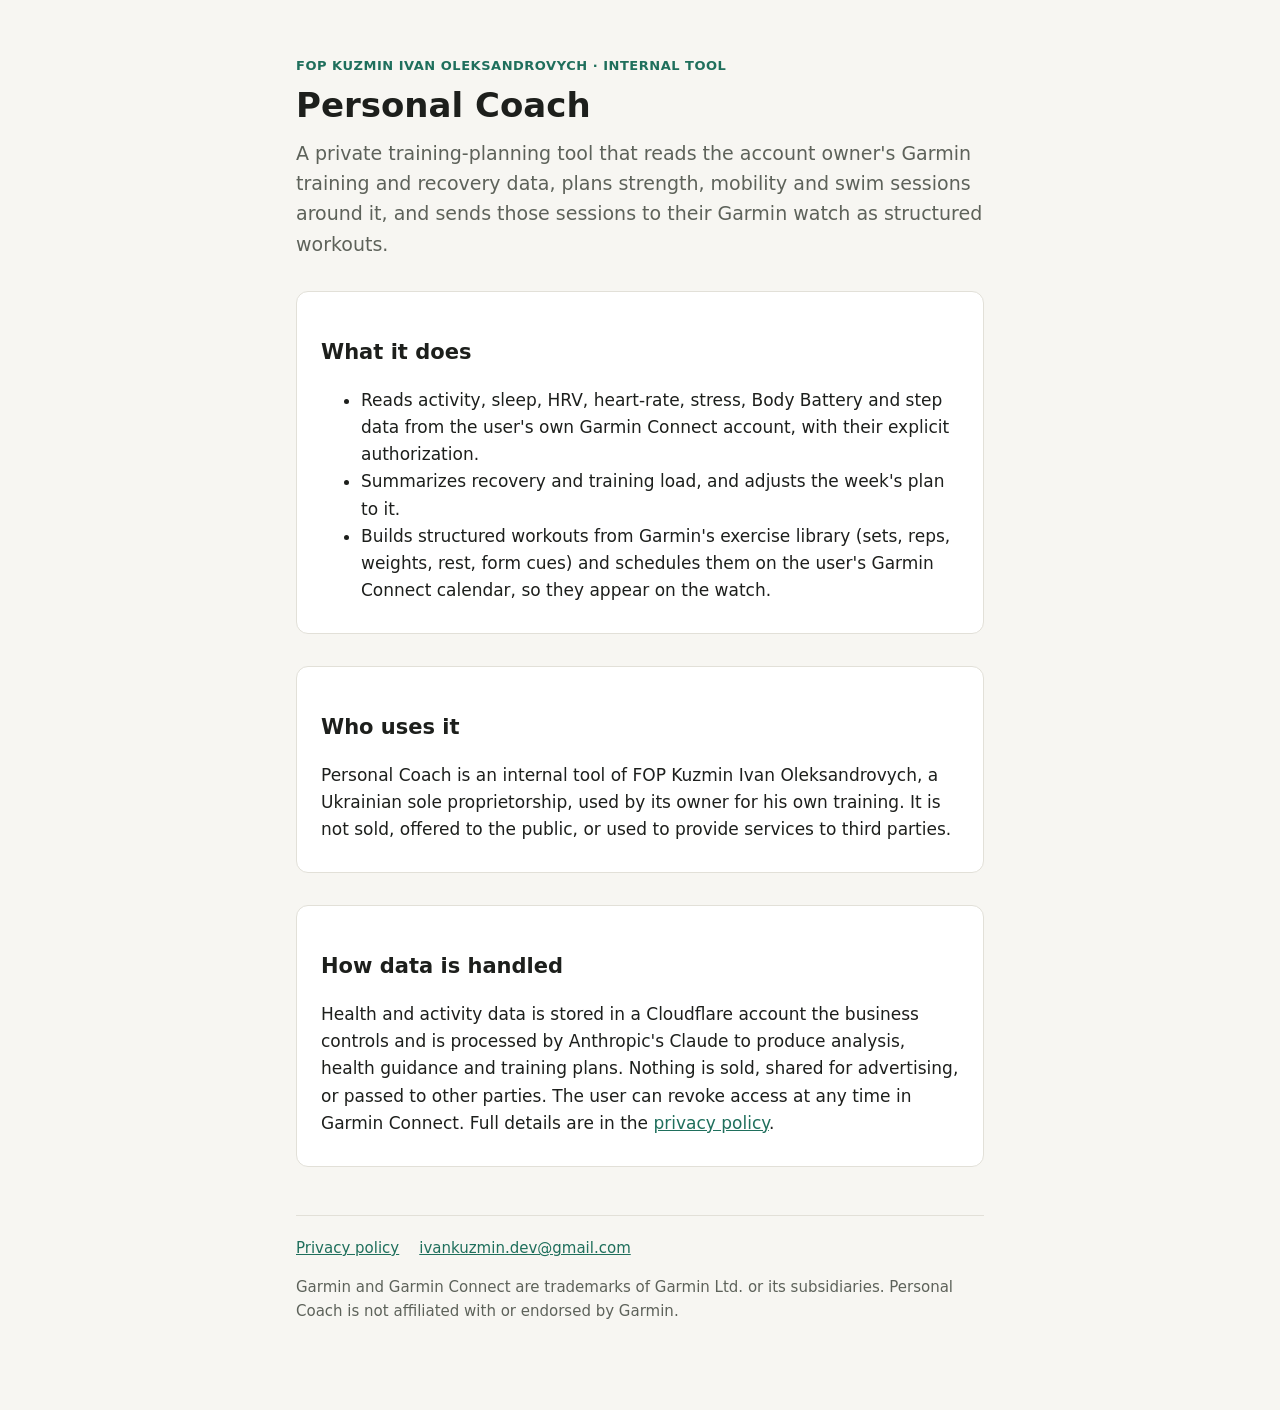
<file: index.html>
<!doctype html>
<html lang="en">
<head>
  <meta charset="utf-8">
  <meta name="viewport" content="width=device-width, initial-scale=1">
  <title>Personal Coach</title>
  <meta name="description" content="Internal training-planning tool by FOP Kuzmin Ivan Oleksandrovych that turns the account owner's Garmin data into structured workouts.">
  <link rel="stylesheet" href="style.css">
</head>
<body>
<main>
  <header>
    <p class="kicker">FOP Kuzmin Ivan Oleksandrovych · internal tool</p>
    <h1>Personal Coach</h1>
    <p class="lede">A private training-planning tool that reads the account owner's Garmin
      training and recovery data, plans strength, mobility and swim sessions around it, and
      sends those sessions to their Garmin watch as structured workouts.</p>
  </header>

  <section class="card">
    <h2>What it does</h2>
    <ul>
      <li>Reads activity, sleep, HRV, heart-rate, stress, Body Battery and step data from the
        user's own Garmin Connect account, with their explicit authorization.</li>
      <li>Summarizes recovery and training load, and adjusts the week's plan to it.</li>
      <li>Builds structured workouts from Garmin's exercise library (sets, reps, weights, rest,
        form cues) and schedules them on the user's Garmin Connect calendar, so they appear on
        the watch.</li>
    </ul>
  </section>

  <section class="card">
    <h2>Who uses it</h2>
    <p>Personal Coach is an internal tool of FOP Kuzmin Ivan Oleksandrovych, a Ukrainian sole
      proprietorship, used by its owner for his own training. It is not sold, offered to the
      public, or used to provide services to third parties.</p>
  </section>

  <section class="card">
    <h2>How data is handled</h2>
    <p>Health and activity data is stored in a Cloudflare account the business controls and is
      processed by Anthropic's Claude to produce analysis, health guidance and training plans.
      Nothing is sold, shared for advertising, or passed to other parties. The user can revoke
      access at any time in Garmin Connect. Full details are in the <a href="privacy.html">privacy policy</a>.</p>
  </section>

  <nav>
    <a href="privacy.html">Privacy policy</a>
    <a href="mailto:ivankuzmin.dev@gmail.com">ivankuzmin.dev@gmail.com</a>
  </nav>
  <p class="muted">Garmin and Garmin Connect are trademarks of Garmin Ltd. or its subsidiaries.
    Personal Coach is not affiliated with or endorsed by Garmin.</p>
</main>
</body>
</html>
</file>
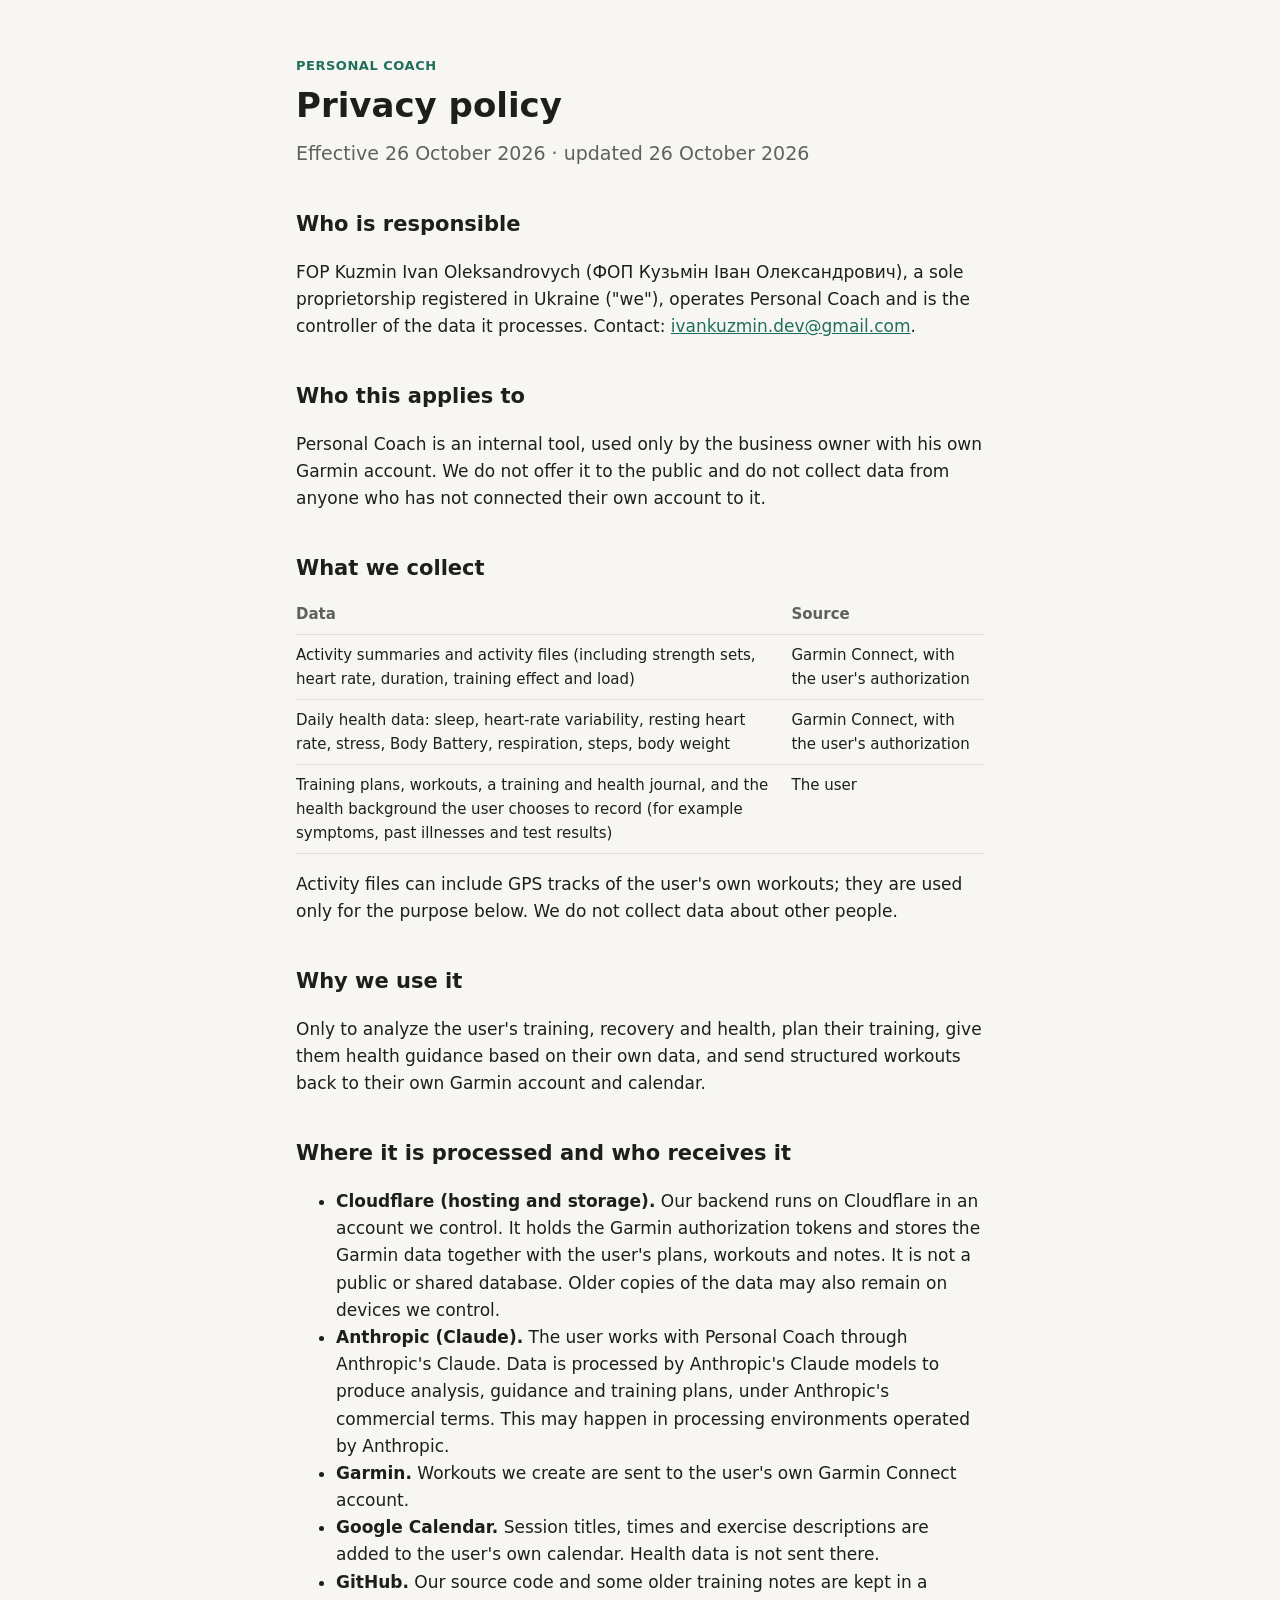
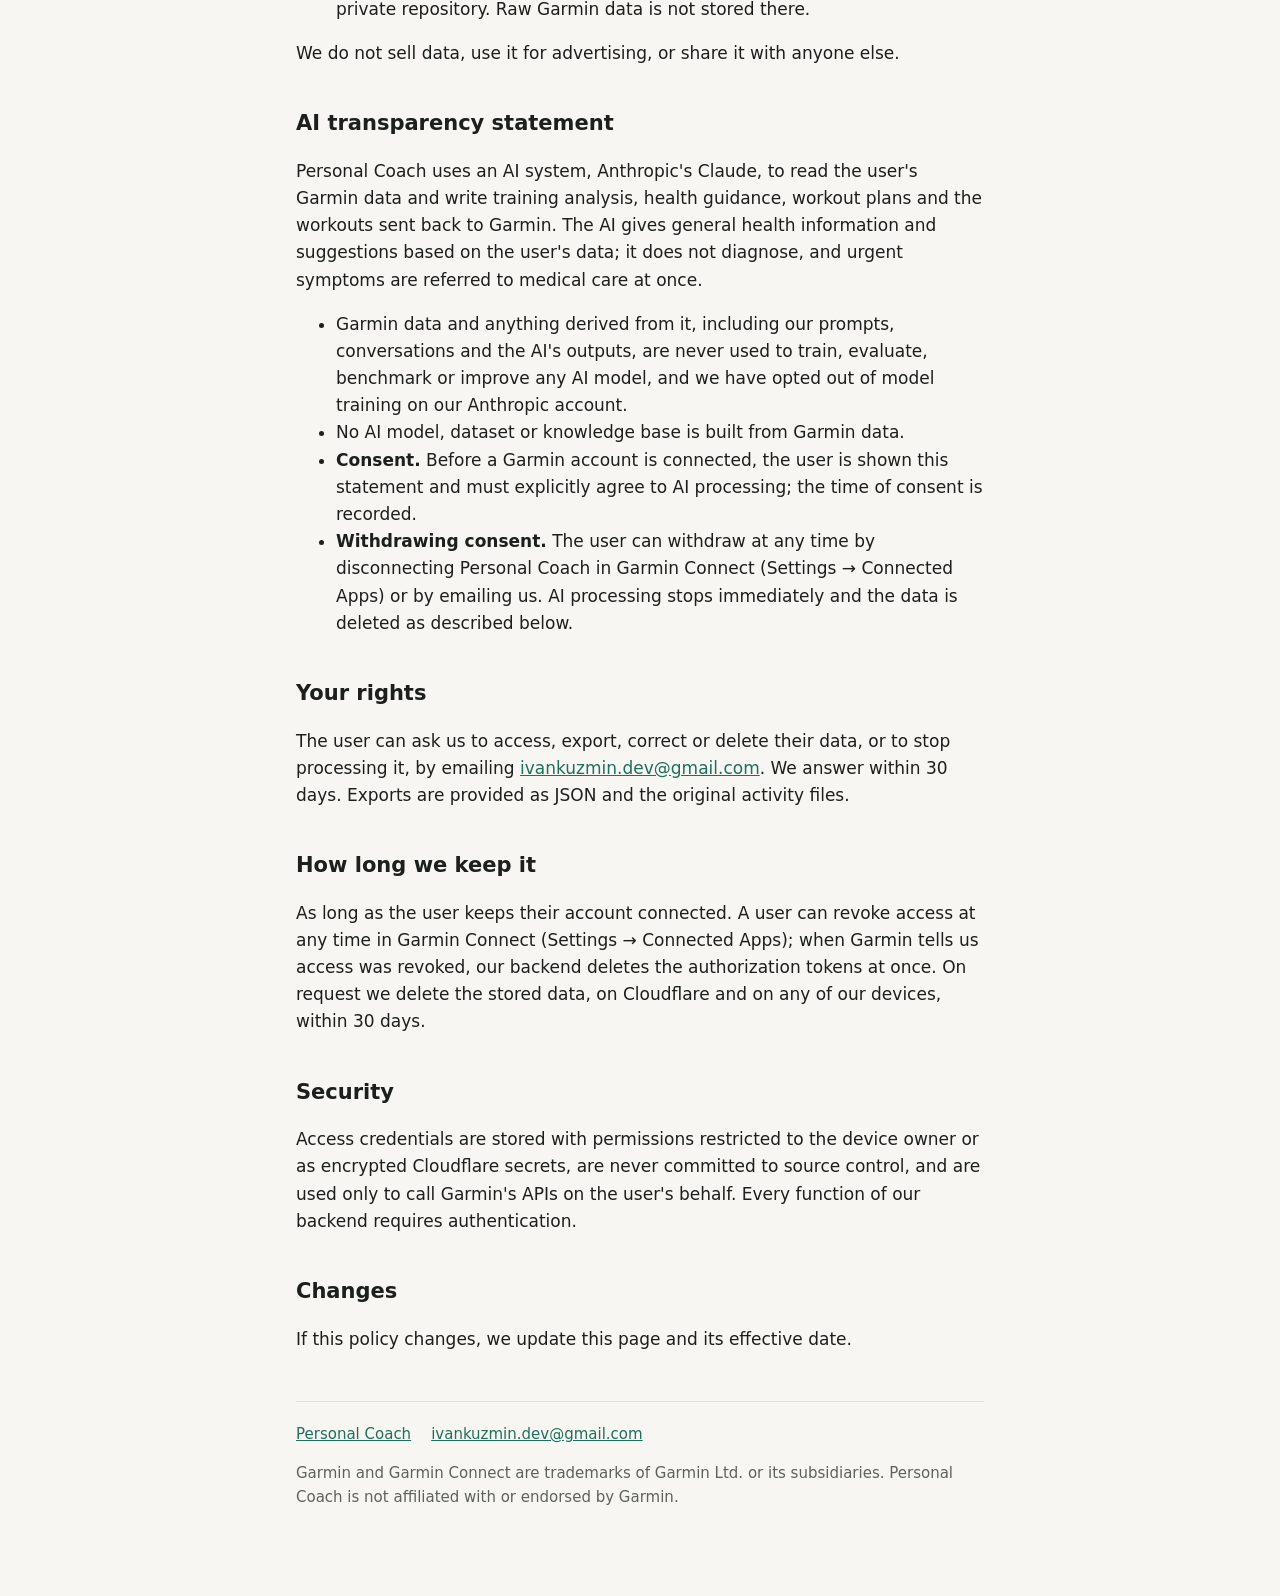
<file: privacy.html>
<!doctype html>
<html lang="en">
<head>
  <meta charset="utf-8">
  <meta name="viewport" content="width=device-width, initial-scale=1">
  <title>Personal Coach Privacy</title>
  <meta name="description" content="Privacy policy for Personal Coach, an internal training-planning tool by FOP Kuzmin Ivan Oleksandrovych.">
  <link rel="stylesheet" href="style.css">
</head>
<body>
<main>
  <header>
    <p class="kicker">Personal Coach</p>
    <h1>Privacy policy</h1>
    <p class="lede">Effective 26 October 2026 · updated 26 October 2026</p>
  </header>

  <h2>Who is responsible</h2>
  <p>FOP Kuzmin Ivan Oleksandrovych (ФОП Кузьмін Іван Олександрович), a sole proprietorship
    registered in Ukraine ("we"), operates Personal Coach and is the controller of the data it
    processes. Contact: <a href="mailto:ivankuzmin.dev@gmail.com">ivankuzmin.dev@gmail.com</a>.</p>

  <h2>Who this applies to</h2>
  <p>Personal Coach is an internal tool, used only by the business owner with his own Garmin
    account. We do not offer it to the public and do not collect data from anyone who has not
    connected their own account to it.</p>

  <h2>What we collect</h2>
  <table>
    <tr><th>Data</th><th>Source</th></tr>
    <tr><td>Activity summaries and activity files (including strength sets, heart rate, duration,
      training effect and load)</td><td>Garmin Connect, with the user's authorization</td></tr>
    <tr><td>Daily health data: sleep, heart-rate variability, resting heart rate, stress, Body
      Battery, respiration, steps, body weight</td><td>Garmin Connect, with the user's
      authorization</td></tr>
    <tr><td>Training plans, workouts, a training and health journal, and the health background
      the user chooses to record (for example symptoms, past illnesses and test results)</td>
      <td>The user</td></tr>
  </table>
  <p>Activity files can include GPS tracks of the user's own workouts; they are used only for
    the purpose below. We do not collect data about other people.</p>

  <h2>Why we use it</h2>
  <p>Only to analyze the user's training, recovery and health, plan their training, give them
    health guidance based on their own data, and send structured workouts back to their own
    Garmin account and calendar.</p>

  <h2>Where it is processed and who receives it</h2>
  <ul>
    <li><strong>Cloudflare (hosting and storage).</strong> Our backend runs on Cloudflare in an
      account we control. It holds the Garmin authorization tokens and stores the Garmin data
      together with the user's plans, workouts and notes. It is not a public or shared database.
      Older copies of the data may also remain on devices we control.</li>
    <li><strong>Anthropic (Claude).</strong> The user works with Personal Coach through Anthropic's
      Claude. Data is processed by Anthropic's Claude models to produce analysis, guidance and
      training plans, under Anthropic's commercial terms. This may happen in processing
      environments operated by Anthropic.</li>
    <li><strong>Garmin.</strong> Workouts we create are sent to the user's own Garmin Connect
      account.</li>
    <li><strong>Google Calendar.</strong> Session titles, times and exercise descriptions are added
      to the user's own calendar. Health data is not sent there.</li>
    <li><strong>GitHub.</strong> Our source code and some older training notes are kept in a
      private repository. Raw Garmin data is not stored there.</li>
  </ul>
  <p>We do not sell data, use it for advertising, or share it with anyone else.</p>

  <h2>AI transparency statement</h2>
  <p>Personal Coach uses an AI system, Anthropic's Claude, to read the user's Garmin data and
    write training analysis, health guidance, workout plans and the workouts sent back to Garmin.
    The AI gives general health information and suggestions based on the user's data; it does
    not diagnose, and urgent symptoms are referred to medical care at once.</p>
  <ul>
    <li>Garmin data and anything derived from it, including our prompts, conversations and the
      AI's outputs, are never used to train, evaluate, benchmark or improve any AI model, and we
      have opted out of model training on our Anthropic account.</li>
    <li>No AI model, dataset or knowledge base is built from Garmin data.</li>
    <li><strong>Consent.</strong> Before a Garmin account is connected, the user is shown this
      statement and must explicitly agree to AI processing; the time of consent is recorded.</li>
    <li><strong>Withdrawing consent.</strong> The user can withdraw at any time by disconnecting
      Personal Coach in Garmin Connect (Settings → Connected Apps) or by emailing us. AI processing
      stops immediately and the data is deleted as described below.</li>
  </ul>

  <h2>Your rights</h2>
  <p>The user can ask us to access, export, correct or delete their data, or to stop processing
    it, by emailing <a href="mailto:ivankuzmin.dev@gmail.com">ivankuzmin.dev@gmail.com</a>. We
    answer within 30 days. Exports are provided as JSON and the original activity files.</p>

  <h2>How long we keep it</h2>
  <p>As long as the user keeps their account connected. A user can revoke access at any time in
    Garmin Connect (Settings → Connected Apps); when Garmin tells us access was revoked, our
    backend deletes the authorization tokens at once. On request we delete the stored data,
    on Cloudflare and on any of our devices, within 30 days.</p>

  <h2>Security</h2>
  <p>Access credentials are stored with permissions restricted to the device owner or as
    encrypted Cloudflare secrets, are never committed to source control, and are used only to
    call Garmin's APIs on the user's behalf. Every function of our backend requires
    authentication.</p>

  <h2>Changes</h2>
  <p>If this policy changes, we update this page and its effective date.</p>

  <nav>
    <a href="index.html">Personal Coach</a>
    <a href="mailto:ivankuzmin.dev@gmail.com">ivankuzmin.dev@gmail.com</a>
  </nav>
  <p class="muted">Garmin and Garmin Connect are trademarks of Garmin Ltd. or its subsidiaries.
    Personal Coach is not affiliated with or endorsed by Garmin.</p>
</main>
</body>
</html>
</file>
<file: style.css>
:root {
  --bg: #f7f6f2;
  --surface: #ffffff;
  --text: #1d1f1c;
  --muted: #5d625a;
  --accent: #1f6f5c;
  --border: #e2e0d8;
}

@media (prefers-color-scheme: dark) {
  :root {
    --bg: #141614;
    --surface: #1c1f1c;
    --text: #e8e9e4;
    --muted: #a3a89f;
    --accent: #5cc3a6;
    --border: #2c302b;
  }
}

* { box-sizing: border-box; }

body {
  margin: 0;
  background: var(--bg);
  color: var(--text);
  font: 17px/1.6 system-ui, -apple-system, "Segoe UI", Roboto, sans-serif;
}

main {
  max-width: 720px;
  margin: 0 auto;
  padding: 56px 16px 72px;
}

header p.kicker {
  margin: 0 0 8px;
  color: var(--accent);
  font-weight: 600;
  letter-spacing: 0.04em;
  text-transform: uppercase;
  font-size: 13px;
}

h1 { font-size: 34px; line-height: 1.2; margin: 0 0 12px; }
h2 { font-size: 21px; margin: 40px 0 8px; }
p, li { color: var(--text); }
.lede { color: var(--muted); font-size: 19px; margin: 0; }
.muted { color: var(--muted); font-size: 15px; }

section.card {
  background: var(--surface);
  border: 1px solid var(--border);
  border-radius: 12px;
  padding: 4px 24px 12px;
  margin-top: 32px;
}

a { color: var(--accent); }

nav {
  display: flex;
  gap: 20px;
  margin-top: 48px;
  padding-top: 20px;
  border-top: 1px solid var(--border);
  font-size: 15px;
}

table { width: 100%; border-collapse: collapse; font-size: 15px; }
th, td { text-align: left; padding: 8px 8px 8px 0; border-bottom: 1px solid var(--border); vertical-align: top; }
th { color: var(--muted); font-weight: 600; }
</file>
